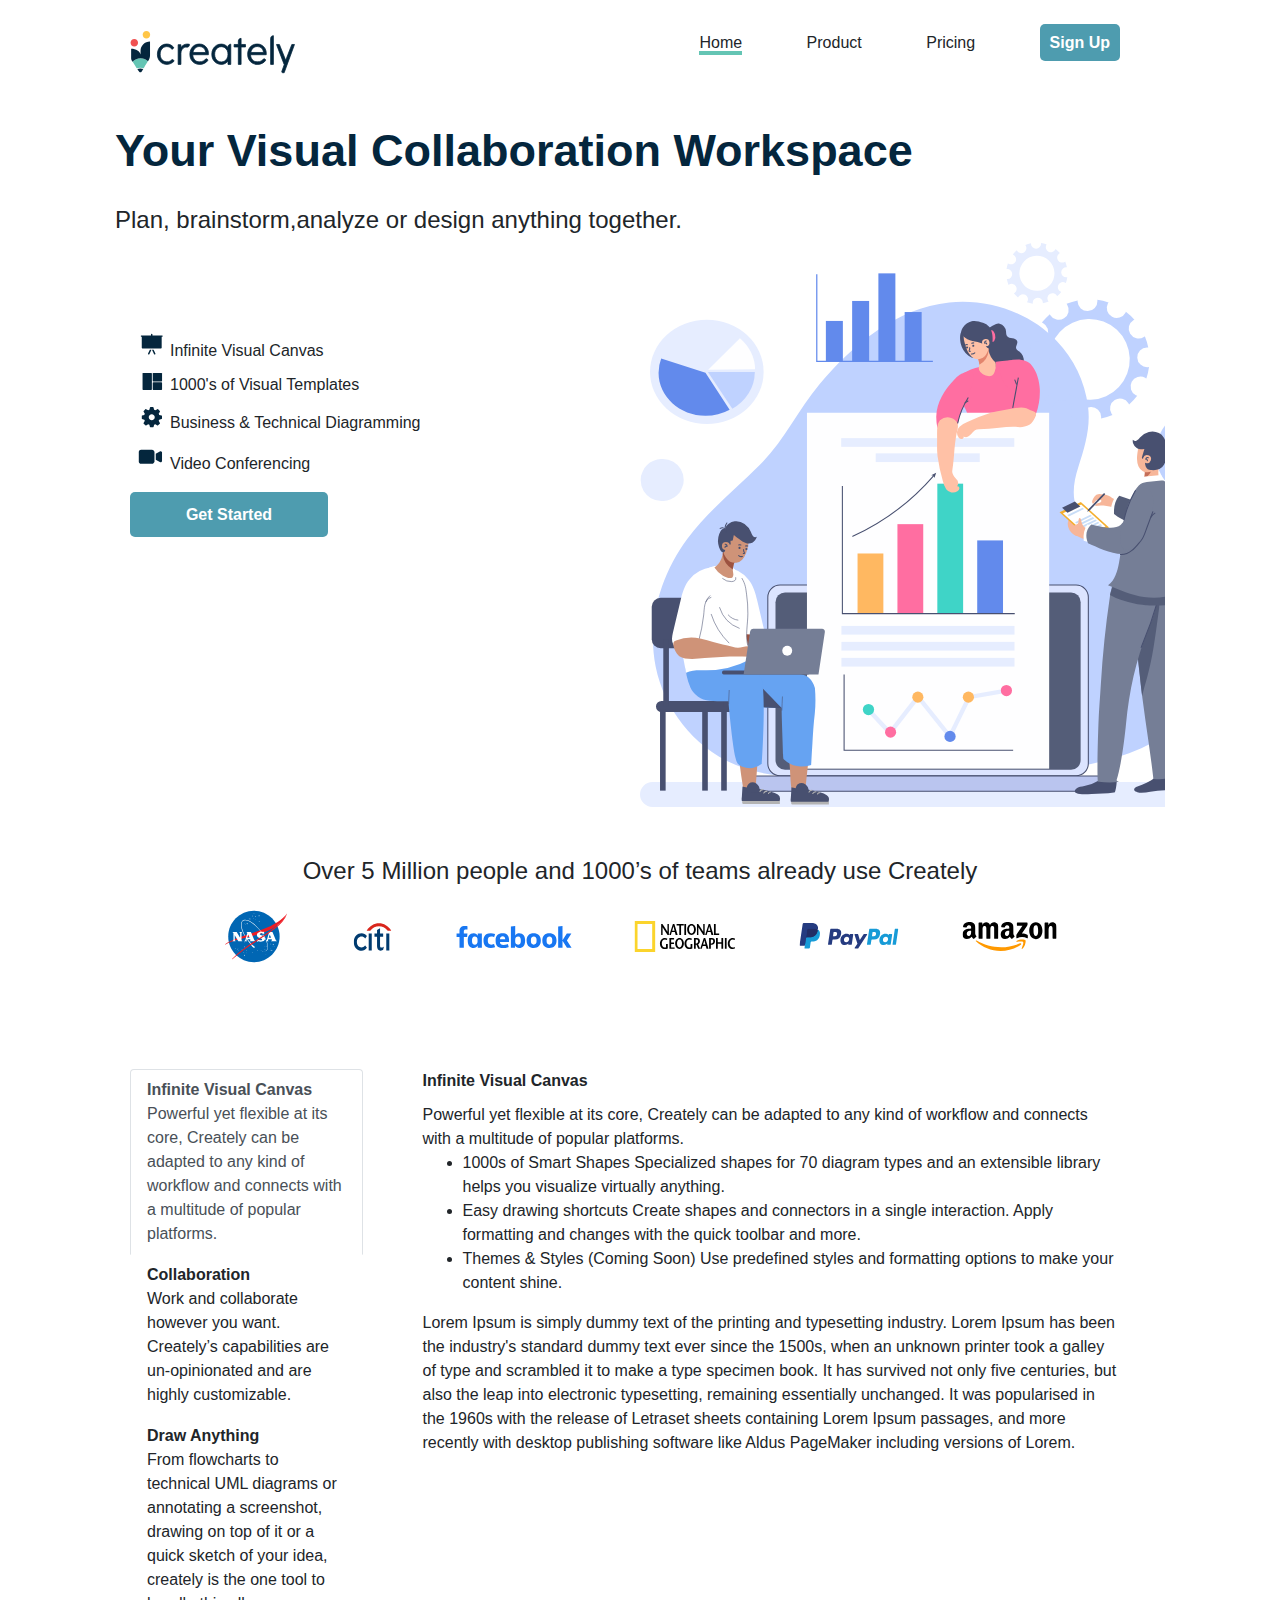
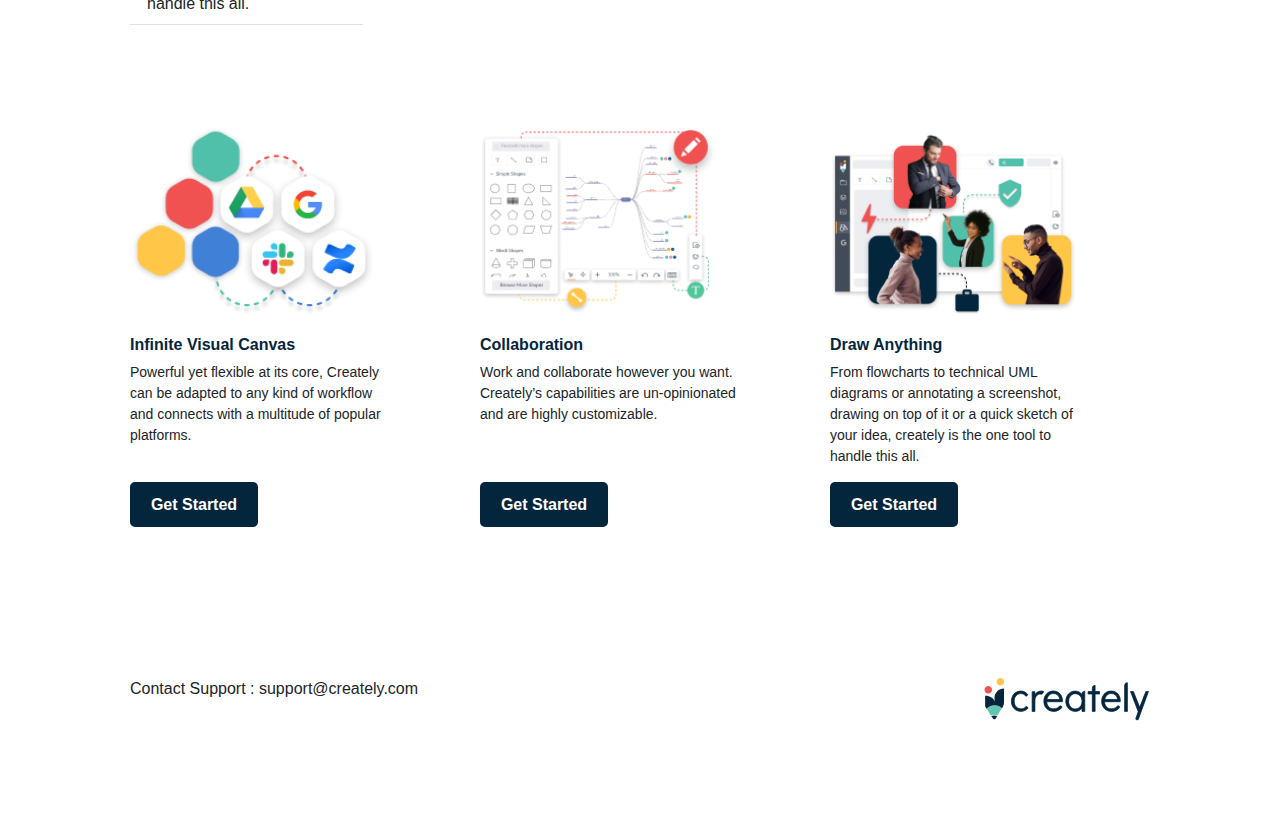
<file: index.html>
<!DOCTYPE html>
<html lang="en">

<head>
    <meta charset="UTF-8">
    <meta http-equiv="X-UA-Compatible" content="IE=edge">
    <meta name="viewport" content="width=device-width, initial-scale=1.0">
    <link rel="stylesheet" href="https://stackpath.bootstrapcdn.com/bootstrap/4.4.1/css/bootstrap.min.css"
        integrity="sha384-Vkoo8x4CGsO3+Hhxv8T/Q5PaXtkKtu6ug5TOeNV6gBiFeWPGFN9MuhOf23Q9Ifjh" crossorigin="anonymous">
    <script src="https://code.jquery.com/jquery-3.4.1.slim.min.js"
        integrity="sha384-J6qa4849blE2+poT4WnyKhv5vZF5SrPo0iEjwBvKU7imGFAV0wwj1yYfoRSJoZ+n"
        crossorigin="anonymous"></script>
    <script src="https://cdn.jsdelivr.net/npm/popper.js@1.16.0/dist/umd/popper.min.js"
        integrity="sha384-Q6E9RHvbIyZFJoft+2mJbHaEWldlvI9IOYy5n3zV9zzTtmI3UksdQRVvoxMfooAo"
        crossorigin="anonymous"></script>
    <script src="https://stackpath.bootstrapcdn.com/bootstrap/4.4.1/js/bootstrap.min.js"
        integrity="sha384-wfSDF2E50Y2D1uUdj0O3uMBJnjuUD4Ih7YwaYd1iqfktj0Uod8GCExl3Og8ifwB6"
        crossorigin="anonymous"></script>
    <title>Creately</title>
    <link rel="stylesheet" href="css/style.css" />
</head>

<body>
    <div class="container">

        <div id="navbar">
            <div class="row">
                <div class="col-md-4">
                    <img class="logo" src="Assets/creately_logo.svg" />
                </div>
                <div class="col-md-8">
                    <ul id="menu">
                        <li class="menu-item active"><a href="#">Home</a></li>
                        <li class="menu-item"><a href="#">Product</a></li>
                        <li class="menu-item"><a href="#">Pricing</a></li>
                        <li class="menu-item button"><a href="#">Sign Up</a></li>
                    </ul>
                </div>
            </div>
        </div>

        <div class="row center-text">
            <div class="head-text">
                <h1 class="home-header">Your Visual Collaboration Workspace</h1>
            </div>
            <div class="head-sub-text">
                <h4>Plan, brainstorm,analyze or design anything together.</h4>
            </div>
        </div>

        
        <div class="row">
            <div class="col home-info">
                <div class="home-text">
                    <ul>
                        <li class="home-text-item" style="list-style-image: url('Assets/icon_1.svg');">Infinite Visual
                            Canvas</li>
                        <li class="home-text-item" style="list-style-image: url('Assets/icon_2.svg');">1000's of Visual
                            Templates</li>
                        <li class="home-text-item" style="list-style-image: url('Assets/icon_3.svg');">Business &
                            Technical
                            Diagramming</li>
                        <li class="home-text-item" style="list-style-image: url('Assets/icon_4.svg');">Video
                            Conferencing</li>
                    </ul>
                </div>
                <a class="button" href="#">Get Started</a>
            </div>
            <div class="col"
                style="background-image: url('Assets/animation_vector.svg'); background-size: 100% 100%; background-size: cover;">

            </div>
        </div>

        <div class="row">
            <div class="center company-text">
                <h4>Over 5 Million people and 1000’s of teams already use Creately</h4>
            </div>
            <div class="center customer-logos">
                <img src="Assets/customer_logos.svg" alt="customers" id="logos">
            </div>
        </div>

        <div class="row menu-content">
            <div class="col-md-3">
                <ul class="nav nav-tabs left-tabs">
                    <li class="nav-item">
                        <a class="nav-link active" href="#infinite-visual-canvas" data-toggle="tab">
                            <div class="nav-title">
                                <b> Infinite Visual Canvas </b>
                            </div>
                            Powerful yet flexible at its core, Creately can be adapted to any kind of workflow and
                            connects with a multitude of popular platforms.
                        </a>
                    </li>
                    <li class="nav-item">
                        <a class="nav-link" href="#collaboration" data-toggle="tab">
                            <div class="nav-title">
                                <b>Collaboration</b>
                            </div>
                            Work and collaborate however you want. Creately’s capabilities are un-opinionated and are
                            highly customizable.
                        </a>
                    </li>
                    <li class="nav-item">
                        <a class="nav-link" href="#draw-anything" data-toggle="tab">
                            <div class="nav-title">
                                <b>Draw Anything</b>
                            </div>
                            From flowcharts to technical UML diagrams or annotating a screenshot, drawing on top of it
                            or a quick sketch of your idea, creately is the one tool to handle this all.
                        </a>
                    </li>
                </ul>
            </div>

            <div class="col-md-9">
                <div class="container">
                    <div class="tab-content">
                        <article class="tab-pane container active" id="infinite-visual-canvas">
                            <div class="tab-title">
                                <b> Infinite Visual Canvas</b>
                            </div>
                            <section>
                                Powerful yet flexible at its core, Creately can be adapted to any kind of workflow and
                                connects with a multitude of popular platforms.

                                <ul>
                                    <li>1000s of Smart Shapes
                                        Specialized shapes for 70 diagram types and an extensible library helps you
                                        visualize
                                        virtually anything.
                                    </li>

                                    <li>Easy drawing shortcuts
                                        Create shapes and connectors in a single interaction. Apply formatting and
                                        changes
                                        with
                                        the quick toolbar and more.
                                    </li>

                                    <li>Themes & Styles
                                        (Coming Soon)
                                        Use predefined styles and formatting options to make your content shine.
                                    </li>
                                </ul>


                                Lorem Ipsum is simply dummy text of the printing and typesetting industry. Lorem
                                Ipsum
                                has been the industry's standard dummy text ever since the 1500s, when an
                                unknown
                                printer took a galley of type and scrambled it to make a type specimen book. It
                                has
                                survived not only five centuries, but also the leap into electronic typesetting,
                                remaining essentially unchanged. It was popularised in the 1960s with the
                                release of
                                Letraset sheets containing Lorem Ipsum passages, and more recently with desktop
                                publishing software like Aldus PageMaker including versions of Lorem.

                            </section>
                        </article>
                        <article class="tab-pane container" id="collaboration">
                            <div class="tab-title">
                                <b>Collaboration</b>
                            </div>
                            <section>
                                <p>
                                    Powerful yet flexible at its core, Creately can be adapted to any kind of workflow
                                    and connects with a multitude of popular platforms.
                                </p>
                                <p>
                                    Lorem Ipsum is simply dummy text of the printing and typesetting industry. Lorem
                                    Ipsum has been the industry's standard dummy text ever since the 1500s, when an
                                    unknown
                                    printer took a galley of type and scrambled it to make a type specimen book. It has
                                    survived not only five centuries, but also the leap into electronic typesetting,
                                    remaining essentially unchanged. It was popularised in the 1960s with the release of
                                    Letraset sheets containing Lorem Ipsum passages, and more recently with desktop
                                    publishing software like Aldus PageMaker including versions of Lorem.
                                </p>
                            </section>
                        </article>
                        <article class="tab-pane container" id="draw-anything">
                            <div class="tab-title">
                                <b>Draw Anything</b>
                            </div>
                            <section>
                                <p>
                                    Powerful yet flexible at its core, Creately can be adapted to any kind of workflow
                                    and connects with a multitude of popular platforms.

                                </p>
                            </section>
                        </article>
                    </div>
                </div>
            </div>
        </div>

        <div class="row">
            <div class="col">
                <img class="bucket-image" src="Assets/bucket_img_1.png" />
                <h3 class="bucket-title">Infinite Visual Canvas</h3>
                <div class="bucket-text">
                    <p>
                        Powerful yet flexible at its core, Creately can be adapted to any kind of
                        workflow and connects with a multitude of popular platforms.
                    </p>
                </div>
                <div class="bucket-button">
                    <a class="button2" href="">Get Started</a>
                </div>
            </div>
            <div class="col">
                <img class="bucket-image" src="Assets/bucket_img_2.png">
                <h3 class="bucket-title">Collaboration</h3>
                <div class="bucket-text">
                    <p>
                        Work and collaborate however you want. Creately’s capabilities are un-opinionated and are highly
                        customizable.
                    </p>
                </div>
                <div class="bucket-button">
                    <a class="button2" href="">Get Started</a>
                </div>
            </div>
            <div class="col">
                <img class="bucket-image" src="Assets/bucket_img_3.png">
                <h3 class="bucket-title">Draw Anything</h3>
                <div class="bucket-text">
                    <p>
                        From flowcharts to technical UML diagrams or annotating a screenshot, drawing on top of it or a
                        quick sketch of your idea, creately is the one tool to handle this all.
                    </p>
                </div>
                <div class="bucket-button">
                    <a class="button2" href="">Get Started</a>
                </div>
            </div>
        </div>

        <div id="footer">
            <div class="row">
                <div class="col">Contact Support : support@creately.com</div>
                <div class="col">
                    <div class="footer-logo"><img src="Assets/creately_logo.svg"></div>
                </div>
            </div>
        </div>

    </div>
</body>

</html>
</file>
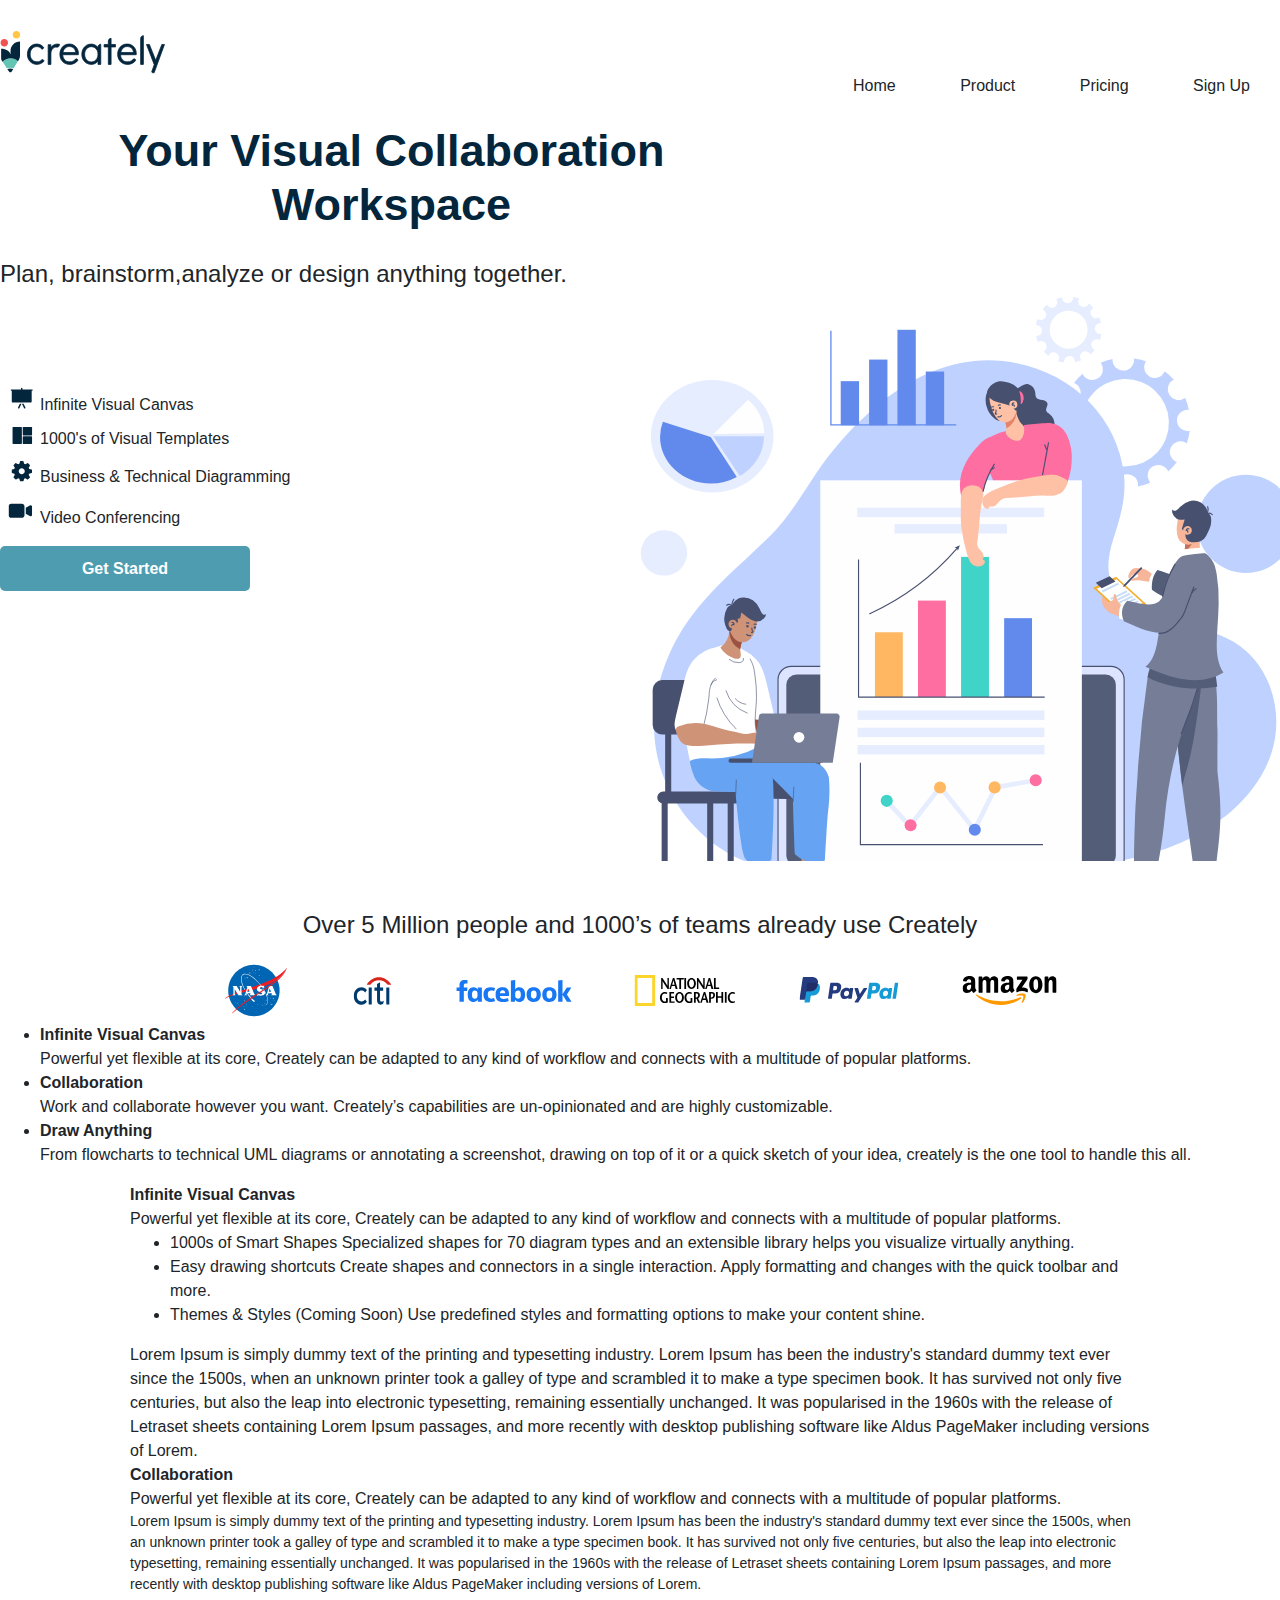
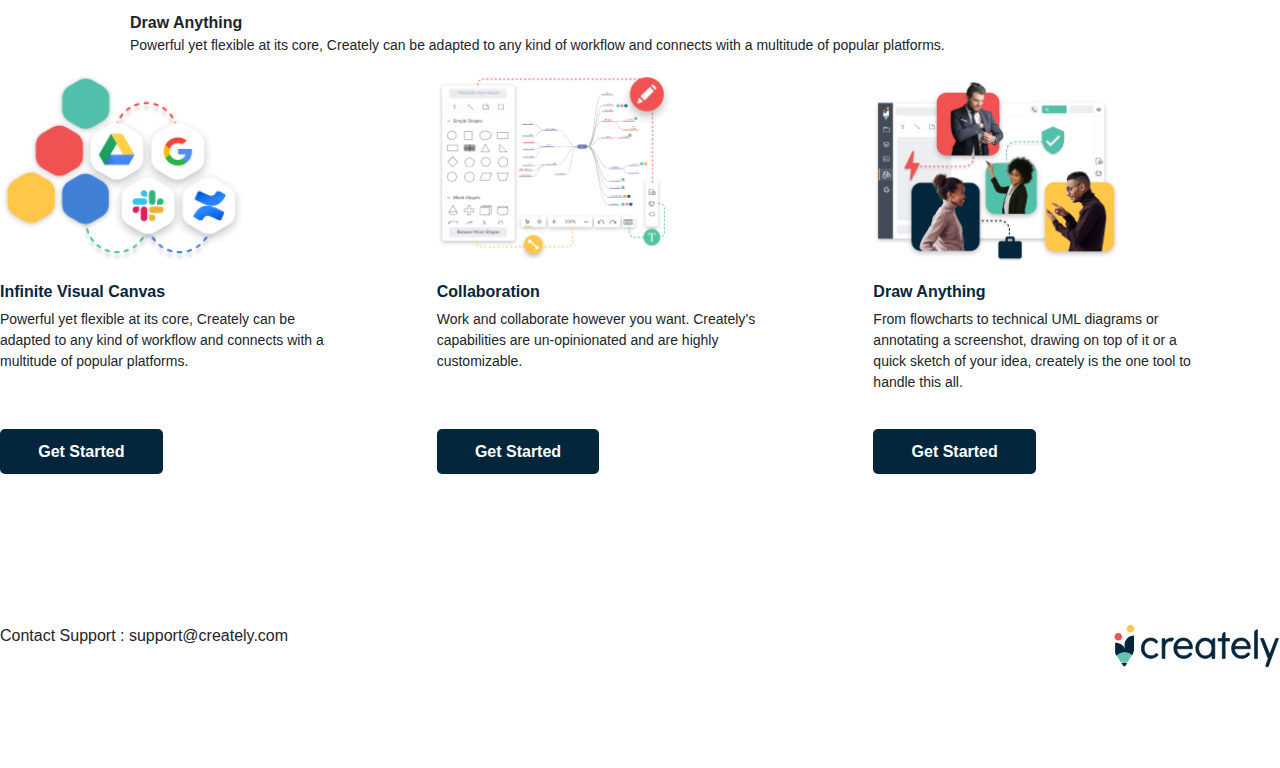
<file: testCreately.html>
<!DOCTYPE html>
<html>
    <head>
        <title>TestCreately</title>
        <meta charset="UTF-8">
        <meta http-equiv="X-UA-Compatible" content="IE=edge">
        <meta name="viewport" content="width=device-width, initial-scale=1.0">
        <link rel="stylesheet" href="https://stackpath.bootstrapcdn.com/bootstrap/4.4.1/css/bootstrap.min.css"
        integrity="sha384-Vkoo8x4CGsO3+Hhxv8T/Q5PaXtkKtu6ug5TOeNV6gBiFeWPGFN9MuhOf23Q9Ifjh" crossorigin="anonymous">
        <script src="https://code.jquery.com/jquery-3.4.1.slim.min.js"
        integrity="sha384-J6qa4849blE2+poT4WnyKhv5vZF5SrPo0iEjwBvKU7imGFAV0wwj1yYfoRSJoZ+n"
        crossorigin="anonymous"></script>
    <script src="https://cdn.jsdelivr.net/npm/popper.js@1.16.0/dist/umd/popper.min.js"
        integrity="sha384-Q6E9RHvbIyZFJoft+2mJbHaEWldlvI9IOYy5n3zV9zzTtmI3UksdQRVvoxMfooAo"
        crossorigin="anonymous"></script>
    <script src="https://stackpath.bootstrapcdn.com/bootstrap/4.4.1/js/bootstrap.min.js"
        integrity="sha384-wfSDF2E50Y2D1uUdj0O3uMBJnjuUD4Ih7YwaYd1iqfktj0Uod8GCExl3Og8ifwB6"
        crossorigin="anonymous"></script>
        <link rel="stylesheet" href="testStyle.css"/>
    </head>
    <body>


        <div id="navBar">
            <div class="merge-container">
            </div>
                <img src="Assets/creately_logo.svg" class="companyLogo"/>
            </div>
            <div>
                <ul class="NavMenu">
                    <li class="menu-item"><a href="#">Home</a></li>
                    <li class="menu-item"><a href="#">Product</a></li>
                    <li class="menu-item"><a href="#">Pricing</a></li>
                    <li class="menu-item"><a href="#">Sign Up </a></li>
                </ul>
            </div>
        </div>



        <div class="row center-text">
            <div class="head-text">
                <h1 class="home-header">Your Visual Collaboration Workspace</h1>
            </div>
            <div class="head-sub-text">
                <h4>Plan, brainstorm,analyze or design anything together.</h4>
            </div>
        </div>




        <div class="row">
            <div class="col home-info">
                <div class="home-text">
                    <ul>
                        <li class="home-text-item" style="list-style-image: url('Assets/icon_1.svg');">Infinite Visual
                            Canvas</li>
                        <li class="home-text-item" style="list-style-image: url('Assets/icon_2.svg');">1000's of Visual
                            Templates</li>
                        <li class="home-text-item" style="list-style-image: url('Assets/icon_3.svg');">Business &
                            Technical
                            Diagramming</li>
                        <li class="home-text-item" style="list-style-image: url('Assets/icon_4.svg');">Video
                            Conferencing</li>
                    </ul>
                </div>
                <a class="button" href="#">Get Started</a>
            </div>
            <div class="col"
                style="background-image: url('Assets/animation_vector.svg'); background-size: 100% 100%; background-size: cover;">

            </div>
        </div>





        <div class="row">
            <div class="center company-text">
                <h4>Over 5 Million people and 1000’s of teams already use Creately</h4>
            </div>
            <div class="center customer-logos">
                <img src="Assets/customer_logos.svg" alt="customers" id="logos">
            </div>
        </div>




        
        <div class="row-article">
            <div class="bootstrap-left">
                <ul>
                    <li>
                        <a><div><b>Infinite Visual Canvas</b></div>
                            Powerful yet flexible at its core, Creately can be adapted to any kind of workflow 
                            and connects with a multitude of popular platforms.
                        </a>
                        
                    </li>
                    <li>
                        <a><div><b>Collaboration</b></div>
                            Work and collaborate however you want. Creately’s capabilities are un-opinionated 
                            and are highly customizable.
                        </a>

                    </li>
                    <li>
                        <a><div><b>Draw Anything</b></div>
                            From flowcharts to technical UML diagrams or annotating a screenshot, drawing on top 
                            of it or a quick sketch of your idea, creately is the one tool to handle this all.
                        </a>
                    
                    </li>
                </ul>
            </div>
            <div class="bootstrap-right">
                <div class="container">
                    <div class="content">
                        <article class="box-article">
                            <div><b>Infinite Visual Canvas</b></div>
                            <section>
                                Powerful yet flexible at its core, Creately can be adapted to any kind of workflow 
                                and connects with a multitude of popular platforms.

                                <ul>
                                    <li>
                                        1000s of Smart Shapes
                                        Specialized shapes for 70 diagram types and an extensible library helps 
                                        you visualize virtually anything.

                                    </li>
                                    <li>
                                        Easy drawing shortcuts
                                        Create shapes and connectors in a single interaction. Apply formatting and 
                                        changes with the quick toolbar and more.

                                    </li>
                                    <li>
                                        Themes & Styles
                                        (Coming Soon)
                                        Use predefined styles and formatting options to make your content shine.

                                    </li>
                                </ul>
                                Lorem Ipsum is simply dummy text of the printing and typesetting industry. Lorem 
                                Ipsum has been the industry's standard dummy text ever since the 1500s, when an unknown 
                                printer took a galley of type and scrambled it to make a type specimen book. It has survived 
                                not only five centuries, but also the leap into electronic typesetting, remaining essentially 
                                unchanged. It was popularised in the 1960s with the release of Letraset sheets containing Lorem 
                                Ipsum passages, and more recently with desktop publishing software like Aldus PageMaker including 
                                versions of Lorem.
                            </section>
                        </article>

                        <article class="box-article">
                            <div><b>Collaboration</b></div>
                            <section>
                                Powerful yet flexible at its core, Creately can be adapted to any kind of workflow and connects with 
                                a multitude of popular platforms.

                                <p>Lorem Ipsum is simply dummy text of the printing and typesetting industry. Lorem Ipsum has been the 
                                    industry's standard dummy text ever since the 1500s, when an unknown printer took a galley of type 
                                    and scrambled it to make a type specimen book. It has survived not only five centuries, but also the 
                                    leap into electronic typesetting, remaining essentially unchanged. It was popularised in the 1960s 
                                    with the release of Letraset sheets containing Lorem Ipsum passages, and more recently with desktop 
                                    publishing software like Aldus PageMaker including versions of Lorem.</p>
                            </section>
                        </article>

                        <article class="box-article">
                            <div><b>Draw Anything</b></div>
                            <section>
                                <p>Powerful yet flexible at its core, Creately can be adapted to any kind of workflow and connects with a 
                                    multitude of popular platforms.</p>
                            </section>
                        </article>

                    </div>
                </div>

            </div>
        </div>





        <div class="row">
            <div class="col">
                <img class="bucket-image" src="Assets/bucket_img_1.png" />
                <h3 class="bucket-title">Infinite Visual Canvas</h3>
                <div class="bucket-text">
                    <p>
                        Powerful yet flexible at its core, Creately can be adapted to any kind of
                        workflow and connects with a multitude of popular platforms.
                    </p>
                </div>
                <div class="bucket-button">
                    <a class="button2" href="">Get Started</a>
                </div>
            </div>

            <div class="col">
                <img class="bucket-image" src="Assets/bucket_img_2.png">
                <h3 class="bucket-title">Collaboration</h3>
                <div class="bucket-text">
                    <p>
                        Work and collaborate however you want. Creately’s capabilities are un-opinionated and are highly
                        customizable.
                    </p>
                </div>
                <div class="bucket-button">
                    <a class="button2" href="">Get Started</a>
                </div>
            </div>

            <div class="col">
                <img class="bucket-image" src="Assets/bucket_img_3.png">
                <h3 class="bucket-title">Draw Anything</h3>
                <div class="bucket-text">
                    <p>
                        From flowcharts to technical UML diagrams or annotating a screenshot, drawing on top of it or a
                        quick sketch of your idea, creately is the one tool to handle this all.
                    </p>
                </div>
                <div class="bucket-button">
                    <a class="button2" href="">Get Started</a>
                </div>
            </div>
        </div>






        <div id="footer">
            <div class="row">
                <div class="col">Contact Support : support@creately.com</div>
                <div class="col">
                    <div class="footer-logo"><img src="Assets/creately_logo.svg"></div>
                </div>
            </div>
        </div>


        


    </body>
</html>
</file>
<file: css/style.css>
#navbar {
  margin-top: 30px;
}

#menu {/*ul*/
  float: right;
}

ul#menu li {/*li*/
  display: inline;
}

ul#menu li.active {/*????????*/
  border-bottom: 4px solid #64c5b4;
}

ul#menu li a {
  text-decoration: none;
  color: inherit;
  /* display: inline-block;
            padding: 0.7em 1em 0.7em 1em; */
}

.menu-item {
  margin: auto 30px;
}

.center-text {/*row center-text aen podalla???*/
  text-align: center;
  align-items: center;
}

.head-text {
  padding: 50px 0px 20px 0px;
}

.head-sub-text {
}

.home-text-item {
  margin: 10px 0px;
}

.home-info {
  padding-top: 80px;
  padding-bottom: 270px;
}

.home-header {
  font-family: "Poppins", sans-serif;
  font-weight: 900;
  font-size: 45px;
  color: #04263d;
}

.center {
  margin: auto;
}

.company-text {
  padding-top: 50px;
}

h3 {
  color: #04263d;
}

p {
  font-size: 14px;
}

.menu-content {
  padding: 100px 0px;
}

#footer {
  padding-top: 150px;
  padding-bottom: 100px;
}

.footer-logo {
  float: right;
}

.bucket-title {
  padding-top: 20px;
  font-family: "Poppins", sans-serif;
  font-weight: 600;
  font-size: 16px;
}

.bucket-text {
  width: 80%;
  height: 120px;
}

img.bucket-image {
  height: 190px;
}

.button {
  display: block;
  width: 40%;
  background: #4e9caf;
  padding: 10px;
  text-align: center;
  border-radius: 5px;
  color: white;
  font-weight: bold;
  line-height: 25px;
}

.button2 {
  display: block;
  width: 40%;
  background: #04263d;
  padding: 10px;
  text-align: center;
  border-radius: 5px;
  color: white;
  font-weight: bold;
  line-height: 25px;
}

.customer-logos {
  padding-top: 10px;
}

.home-text-item {
  vertical-align: middle;
}
.container {
  max-width: 1050px !important;
}

a{
    color: inherit;
}
.nav-tabs li{
    border: 10px ;
}
.nav-tabs li:hover{
  border-right: 5px solid #64c5b4;
}
.nav-tabs li:active{
    border-right: 5px solid #64c5b4;
}
.tab-title {
  padding-bottom: 10px;
}
@import url("https://fonts.googleapis.com/css2?family=Poppins:wght@600&display=swap");
</file>
<file: testStyle.css>
#navBar{
    margin-top: 30px;
}
.NavMenu{
    float: right;
}
.NavMenu li{
    display: inline;
}
.NavMenu li a{
    text-decoration: none;
    color: inherit;
}
.menu-item{
    margin: auto 30px;
}
.center-text {/*row center-text aen podalla???*/
    text-align: center;
    align-items: center;
  }
  
  .head-text {
    padding: 50px 0px 20px 0px;
  }
  
  .head-sub-text {
  }
  
  .home-text-item {
    margin: 10px 0px;
  }
  
  .home-info {
    padding-top: 80px;
    padding-bottom: 270px;
  }
  
  .home-header {
    font-family: "Poppins", sans-serif;
    font-weight: 900;
    font-size: 45px;
    color: #04263d;
  }
  
  .center {
    margin: auto;
  }
  
  .company-text {
    padding-top: 50px;
  }
  
  h3 {
    color: #04263d;
  }
  
  p {
    font-size: 14px;
  }
  
  .menu-content {
    padding: 100px 0px;
  }
  
  #footer {
    padding-top: 150px;
    padding-bottom: 100px;
  }
  
  .footer-logo {
    float: right;
  }
  
  .bucket-title {
    padding-top: 20px;
    font-family: "Poppins", sans-serif;
    font-weight: 600;
    font-size: 16px;
  }
  
  .bucket-text {
    width: 80%;
    height: 120px;
  }
  
  img.bucket-image {
    height: 190px;
  }
  
  .button {
    display: block;
    width: 40%;
    background: #4e9caf;
    padding: 10px;
    text-align: center;
    border-radius: 5px;
    color: white;
    font-weight: bold;
    line-height: 25px;
  }
  
  .button2 {
    display: block;
    width: 40%;
    background: #04263d;
    padding: 10px;
    text-align: center;
    border-radius: 5px;
    color: white;
    font-weight: bold;
    line-height: 25px;
  }
  
  .customer-logos {
    padding-top: 10px;
  }
  
  .home-text-item {
    vertical-align: middle;
  }
  .container {
    max-width: 1050px !important;
  }
  
  a{
      color: inherit;
  }
  .nav-tabs li{
      border: 10px ;
  }
  .nav-tabs li:hover{
    border-right: 5px solid #64c5b4;
  }
  .nav-tabs li:active{
      border-right: 5px solid #64c5b4;
  }
  .tab-title {
    padding-bottom: 10px;
  }
  @import url("https://fonts.googleapis.com/css2?family=Poppins:wght@600&display=swap");
</file>
